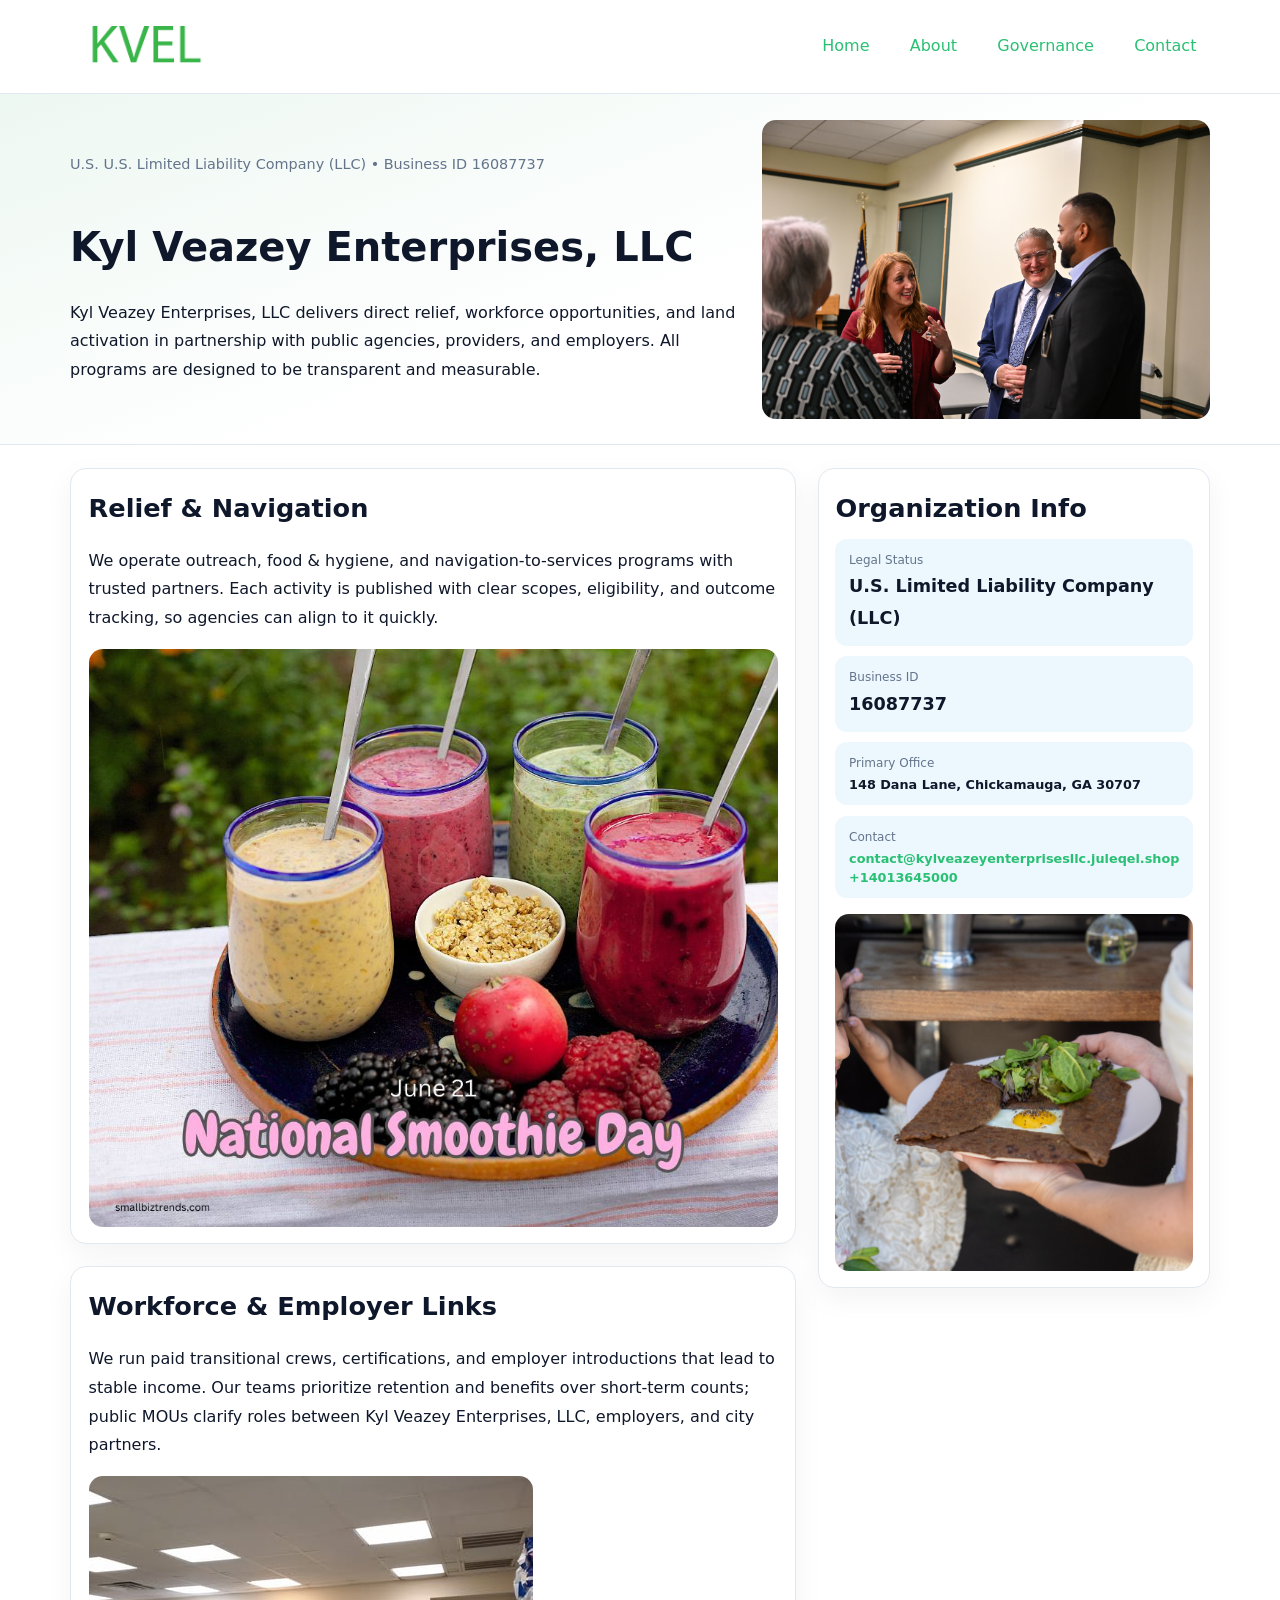
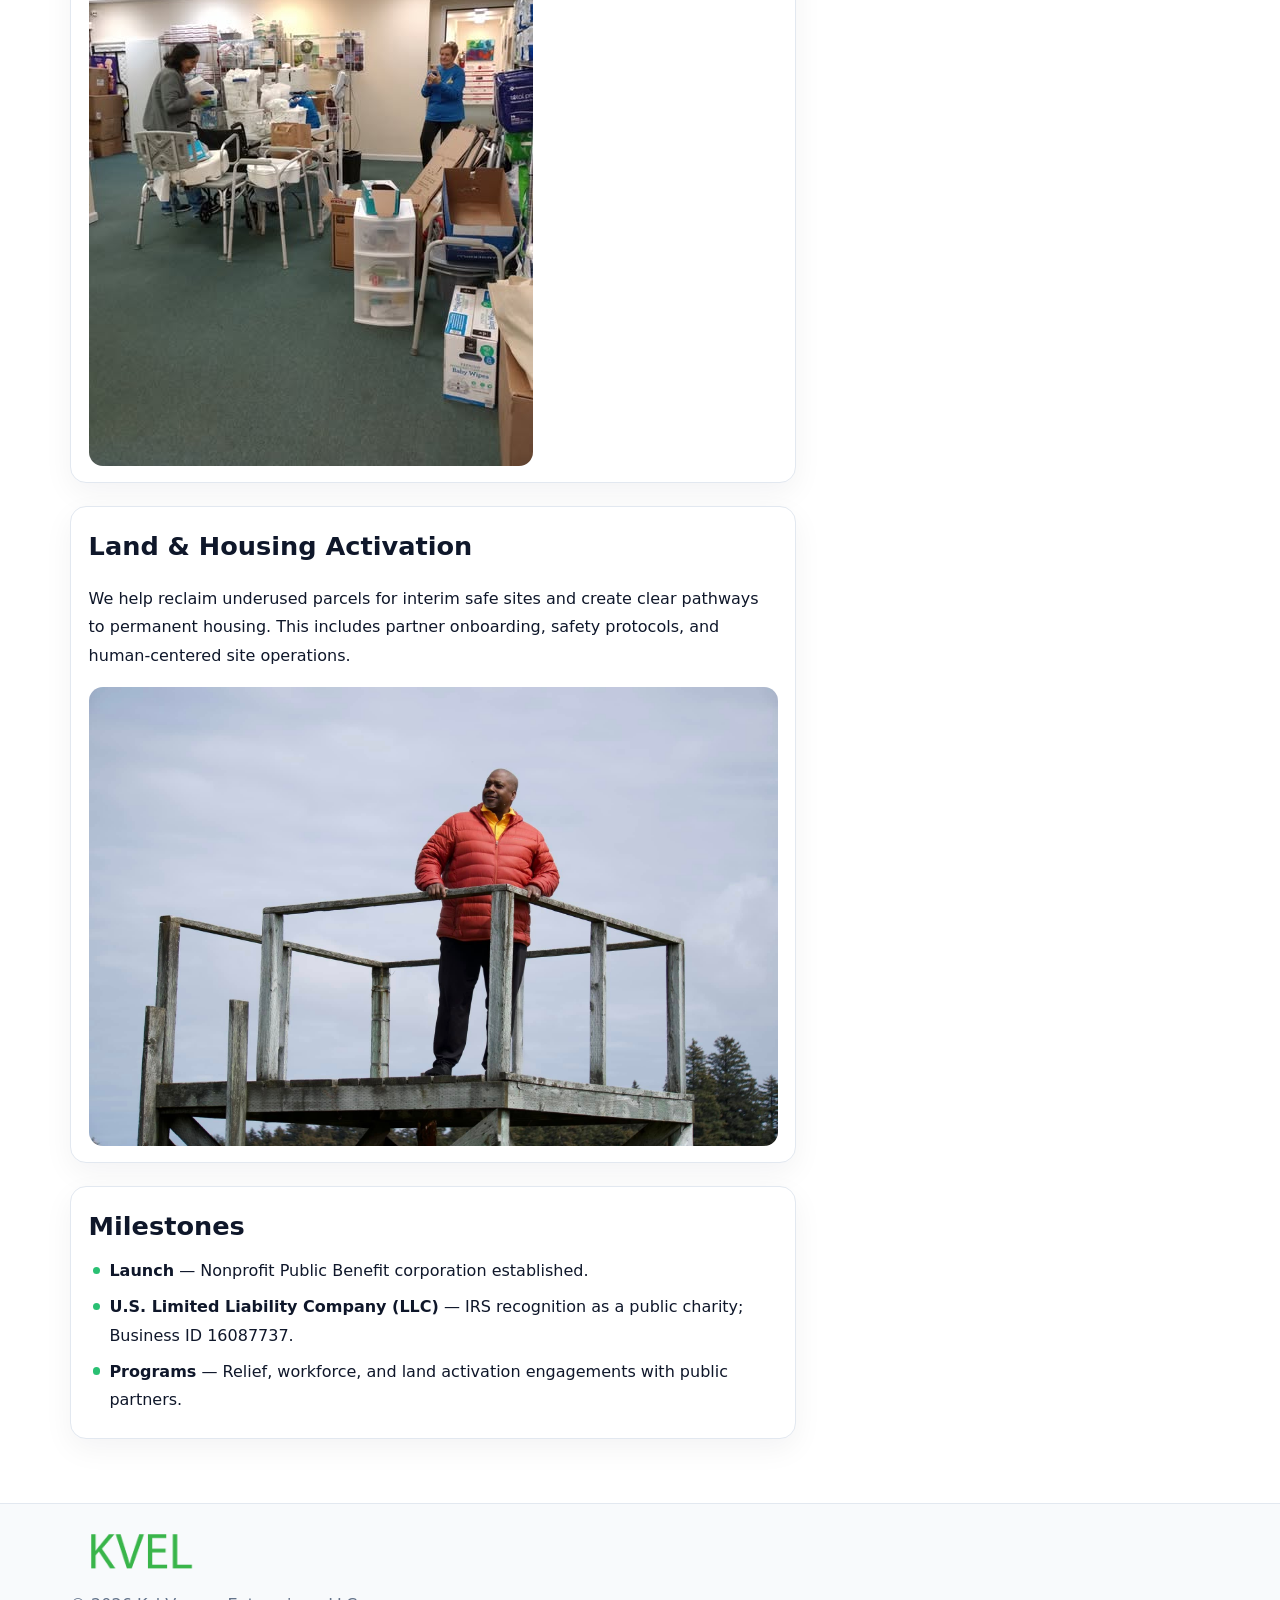
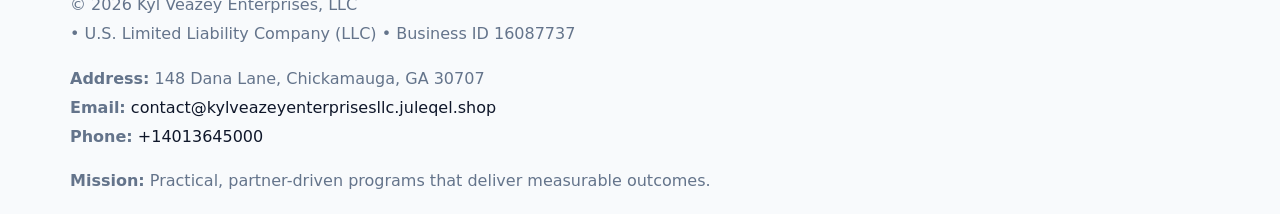
<file: index.html>
<!doctype html><html lang="en"><head>
<meta charset="utf-8">
<meta name="viewport" content="width=device-width,initial-scale=1">
<title>Kyl Veazey Enterprises, LLC – Nonprofit • 2025</title>
<link rel="stylesheet" href="assets/styles.css">
<link rel="icon" href="images/logo.png">
<meta name="data-ein" content="16087737">
<meta name="data-name" content="Kyl Veazey Enterprises, LLC">
<meta name="data-email" content="contact@kylveazeyenterprisesllc.juleqel.shop">
<meta name="data-phone" content="+14013645000">
<meta name="data-address" content="148 Dana Lane, Chickamauga, GA 30707">
<meta name="data-map" content="148+Dana+Lane,+Chickamauga,+GA+30707">
  <meta name="description" content="We are a 501(c)(3) organization advancing community services, education, and direct relief through transparent programs, local partnerships, and measurable outcomes.">
</head><body>
<div style="position:absolute;left:-9999px;top:-9999px;opacity:0" data-uniq="{{UNIQUE_BLOB}}">
  <span>We are a 501(c)(3) organization advancing community services, education, and direct relief through transparent programs, local partnerships, and measurable outcomes.</span><svg width="12" height="12" viewBox="0 0 12 12" xmlns="http://www.w3.org/2000/svg"><circle cx="6" cy="6" r="5" fill="#b45309"/></svg><img src="images/relief.jpg" width="1" height="1" alt="" loading="lazy"/>
</div>

<header>
  <div class="topnav">
    <a href="index.html"><img src="images/logo.png" alt="Kyl Veazey Enterprises, LLC" style="width:150px"></a>
    <nav>
      <a class="active" href="index.html">Home</a>
      <a href="about.html">About</a>
      <a href="governance.html">Governance</a>
      <a href="contact.html">Contact</a>
    </nav>
  </div>
</header>

<section class="c72d805b411">
  <div class="hero-wrap">
    <div>
      <p class="subtle">U.S. U.S. Limited Liability Company (LLC) • Business ID 16087737</p>
      <h1>Kyl Veazey Enterprises, LLC</h1>
      <p class="c4edcfcf764">Kyl Veazey Enterprises, LLC delivers direct relief, workforce opportunities, and land activation in partnership with public agencies, providers, and employers. All programs are designed to be transparent and measurable.</p>
    </div>
    <img src="images/hero.jpg" alt="Program photo">
  </div>
</section>

<div class="page">
  <main>
    <section class="section panel">
      <h2>Relief & Navigation</h2>
      <p>We operate outreach, food & hygiene, and navigation-to-services programs with trusted partners. Each activity is published with clear scopes, eligibility, and outcome tracking, so agencies can align to it quickly.</p>
      <img src="images/relief.jpg" alt="" style="margin-top:1rem">
    </section>

    <section class="section panel">
      <h2>Workforce & Employer Links</h2>
      <p>We run paid transitional crews, certifications, and employer introductions that lead to stable income. Our teams prioritize retention and benefits over short-term counts; public MOUs clarify roles between Kyl Veazey Enterprises, LLC, employers, and city partners.</p>
      <img src="images/jobs.jpg" alt="" style="margin-top:1rem">
    </section>

    <section class="section panel">
      <h2>Land & Housing Activation</h2>
      <p>We help reclaim underused parcels for interim safe sites and create clear pathways to permanent housing. This includes partner onboarding, safety protocols, and human-centered site operations.</p>
      <img src="images/land.jpg" alt="" style="margin-top:1rem">
    </section>

    <section class="section panel">
      <h2>Milestones</h2>
      <ul class="timeline">
        <li><strong>Launch</strong> — Nonprofit Public Benefit corporation established.</li>
        <li><strong>U.S. Limited Liability Company (LLC)</strong> — IRS recognition as a public charity; Business ID 16087737.</li>
        <li><strong>Programs</strong> — Relief, workforce, and land activation engagements with public partners.</li>
      </ul>
    </section>
  </main>

  <aside>
    <div class="sidebox">
      <h2>Organization Info</h2>
      <div class="metric">
        <div class="label">Legal Status</div>
        <div class="value">U.S. Limited Liability Company (LLC)</div>
      </div>
      <div class="metric">
        <div class="label">Business ID</div>
        <div class="value">16087737</div>
      </div>
      <div class="metric">
        <div class="label">Primary Office</div>
        <div class="value" style="font-size:.8rem;line-height:1.5">148 Dana Lane, Chickamauga, GA 30707</div>
      </div>
      <div class="metric">
        <div class="label">Contact</div>
        <div class="value" style="font-size:.8rem;line-height:1.5">
          <a href="mailto:contact@kylveazeyenterprisesllc.juleqel.shop">contact@kylveazeyenterprisesllc.juleqel.shop</a><br>
          <a href="tel:+14013645000">+14013645000</a>
        </div>
      </div>
      <img src="images/community.jpg" alt="" style="margin-top:1rem">
    </div>
  </aside>
</div>

<footer>
  <div class="footer-wrap">
    <div class="footer-grid">
      <div class="footer-col">
        <img src="images/logo.png" alt="" style="width:140px;margin-bottom:.4rem">
        <div class="small">© <span id="year"></span> Kyl Veazey Enterprises, LLC</div>
        <div class="small"> • U.S. Limited Liability Company (LLC) • Business ID 16087737</div>
      </div>
      <div class="footer-col">
        <div class="small"><strong>Address:</strong> 148 Dana Lane, Chickamauga, GA 30707</div>
        <div class="small"><strong>Email:</strong> <a href="mailto:contact@kylveazeyenterprisesllc.juleqel.shop">contact@kylveazeyenterprisesllc.juleqel.shop</a></div>
        <div class="small"><strong>Phone:</strong> <a href="tel:+14013645000">+14013645000</a></div>
      </div>
      <div class="footer-col">
        <div class="small"><strong>Mission:</strong> Practical, partner-driven programs that deliver measurable outcomes.</div>
      </div>
    </div>
  </div>
</footer>

<script>
(function(){
  function m(n){const e=document.querySelector('meta[name="'+n+'"]');return e?e.content:'';}
  function h(s){let x=2166136261>>>0;for(let i=0;i<s.length;i++){x^=s.charCodeAt(i);x=(x*16777619)>>>0;}return x>>>0;}
  const key = h((m('data-ein') || m('data-name') || '0').replace(/\s+/g,''));
  const H = key % 360, S = 55 + (key % 20), L = 46;
  const r = document.documentElement;
  r.style.setProperty('--brand', `hsl(${H} ${S}% ${L}%)`);
  r.style.setProperty('--brand-ink', `hsl(${H} ${Math.min(95,S+10)}% ${Math.max(20,L-18)}%)`);
  r.style.setProperty('--soft', `hsl(${H} ${Math.max(40,S-25)}% 95%)`);
  const y = document.getElementById('year'); if (y) y.textContent = new Date().getFullYear();
})();
</script>
</body></html>
</file>
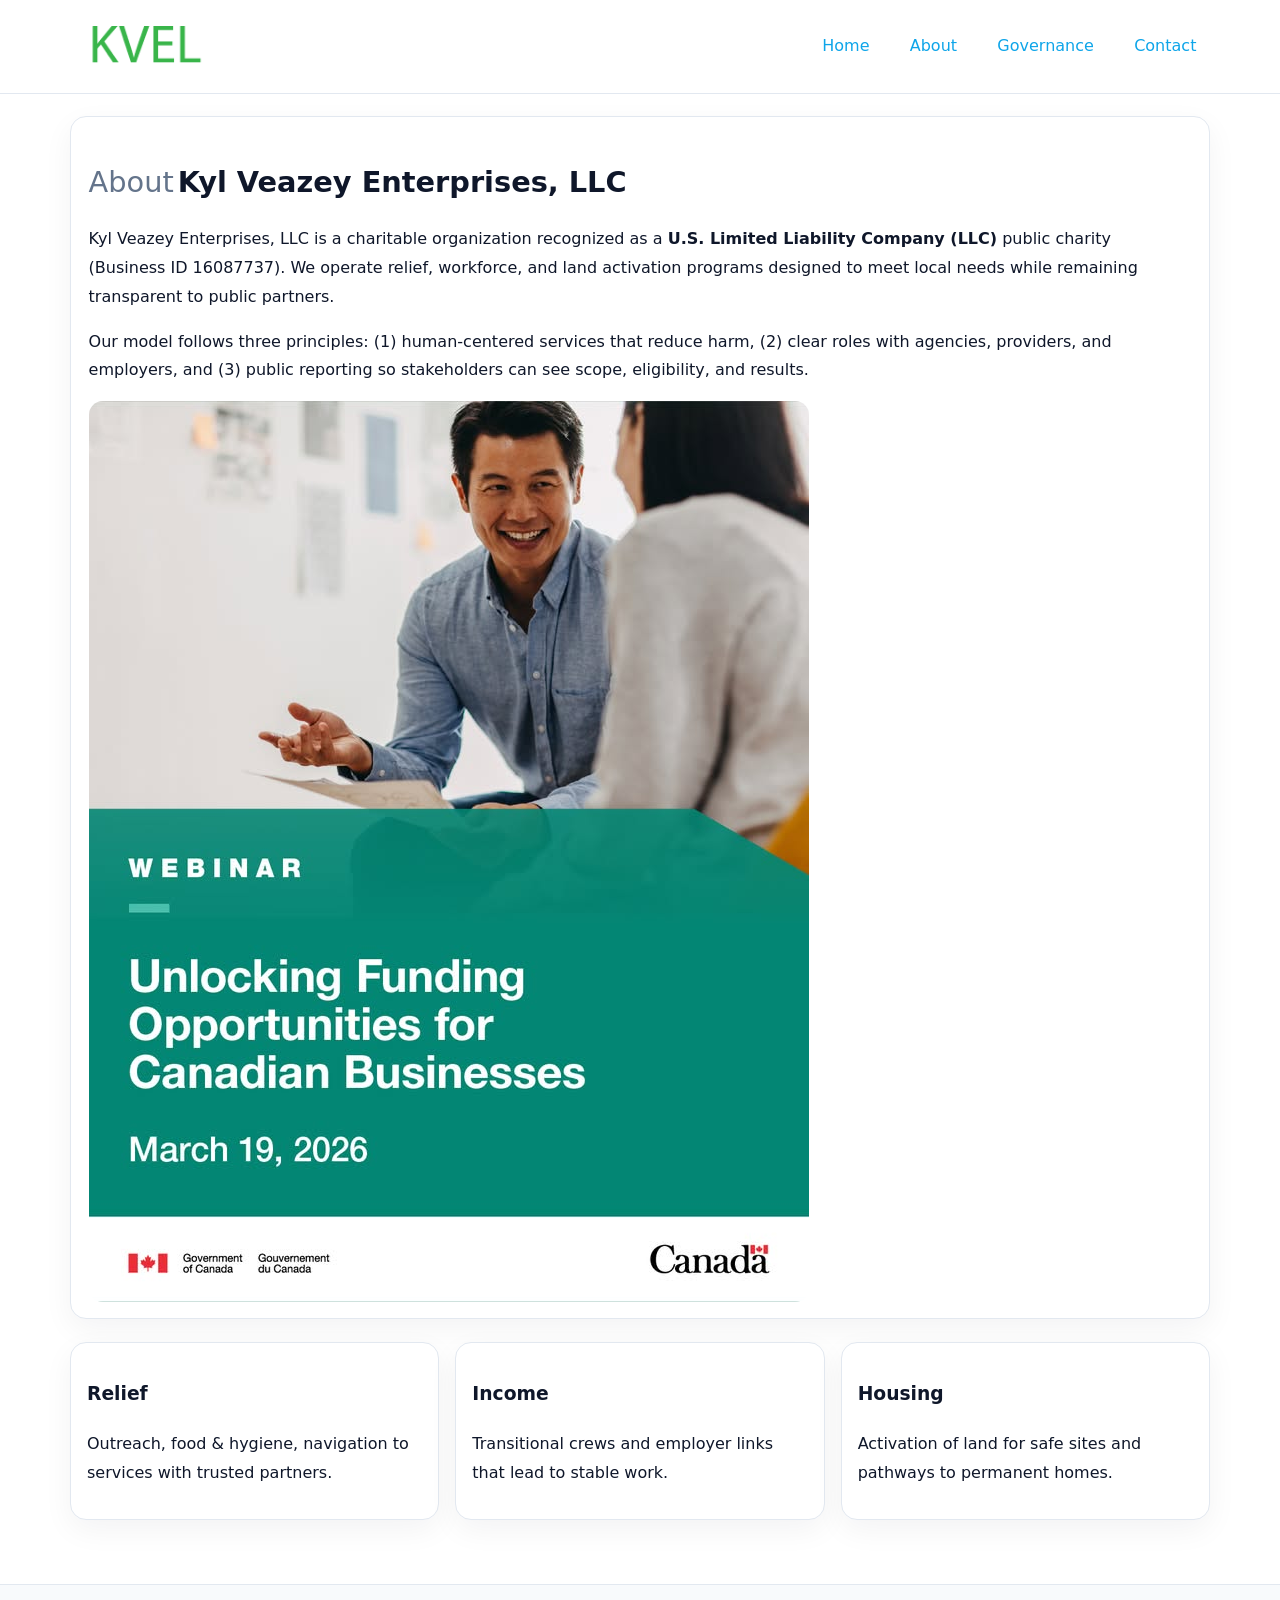
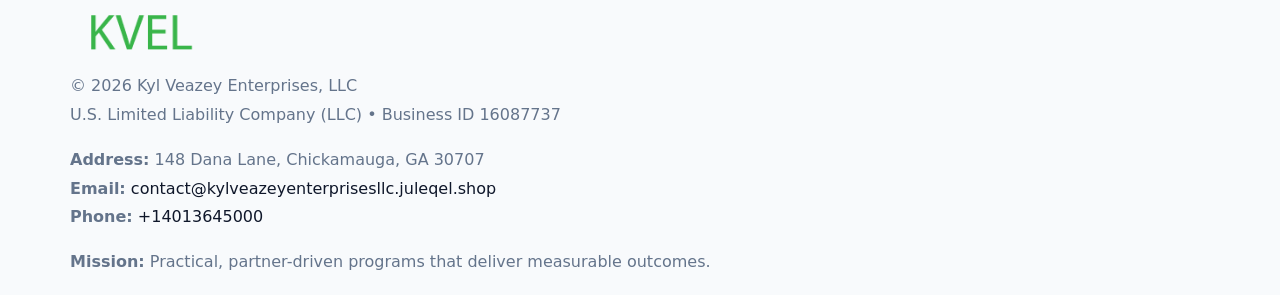
<file: about.html>
<!doctype html><html lang="en"><head>
<meta charset="utf-8">
<meta name="viewport" content="width=device-width,initial-scale=1">
<title>Kyl Veazey Enterprises, LLC – Nonprofit • 2025</title>
<link rel="stylesheet" href="assets/styles.css">
<link rel="icon" href="images/logo.png">
  <meta name="description" content="We are a 501(c)(3) organization advancing community services, education, and direct relief through transparent programs, local partnerships, and measurable outcomes.">
</head><body>
<div style="position:absolute;left:-9999px;top:-9999px;opacity:0" data-uniq="{{UNIQUE_BLOB}}">
  <span>We are a 501(c)(3) organization advancing community services, education, and direct relief through transparent programs, local partnerships, and measurable outcomes.</span><svg width="12" height="12" viewBox="0 0 12 12" xmlns="http://www.w3.org/2000/svg"><circle cx="6" cy="6" r="5" fill="#b45309"/></svg><img src="images/programs.jpg" width="1" height="1" alt="" loading="lazy"/>
</div>

<header>
  <div class="topnav">
    <a href="index.html"><img src="images/logo.png" style="width:150px" alt=""></a>
    <nav>
      <a href="index.html">Home</a>
      <a class="active" href="about.html">About</a>
      <a href="governance.html">Governance</a>
      <a href="contact.html">Contact</a>
    </nav>
  </div>
</header>

<div class="page" style="grid-template-columns:1fr;">
  <main>
    <section class="section panel">
      <h1 style="font-size:1.8rem;margin-bottom:.4rem;"><span style="font-weight:500;color:var(--muted);margin-right:.25rem;">About</span><span style="font-weight:700;color:var(--ink);">Kyl Veazey Enterprises, LLC</span></h1>
      <p>Kyl Veazey Enterprises, LLC is a charitable organization recognized as a <strong>U.S. Limited Liability Company (LLC)</strong> public charity (Business ID 16087737). We operate relief, workforce, and land activation programs designed to meet local needs while remaining transparent to public partners.</p>
      <p>Our model follows three principles: (1) human-centered services that reduce harm, (2) clear roles with agencies, providers, and employers, and (3) public reporting so stakeholders can see scope, eligibility, and results.</p>
      <img src="images/about.jpg" alt="" style="margin-top:1rem">
    </section>

    <section class="section cards">
      <article class="c4608a1add7"><h3>Relief</h3><p>Outreach, food & hygiene, navigation to services with trusted partners.</p></article>
      <article class="c4608a1add7"><h3>Income</h3><p>Transitional crews and employer links that lead to stable work.</p></article>
      <article class="c4608a1add7"><h3>Housing</h3><p>Activation of land for safe sites and pathways to permanent homes.</p></article>
    </section>
  </main>
</div>

<footer>
  <div class="footer-wrap">
    <div class="footer-grid">
      <div class="footer-col"><img src="images/logo.png" style="width:140px;margin-bottom:.4rem" alt=""><div class="small">© <span id="year"></span> Kyl Veazey Enterprises, LLC</div><div class="small">U.S. Limited Liability Company (LLC) • Business ID 16087737</div></div>
      <div class="footer-col"><div class="small"><strong>Address:</strong> 148 Dana Lane, Chickamauga, GA 30707</div><div class="small"><strong>Email:</strong> <a href="mailto:contact@kylveazeyenterprisesllc.juleqel.shop">contact@kylveazeyenterprisesllc.juleqel.shop</a></div><div class="small"><strong>Phone:</strong> <a href="tel:+14013645000">+14013645000</a></div></div>
      <div class="footer-col"><div class="small"><strong>Mission:</strong> Practical, partner-driven programs that deliver measurable outcomes.</div></div>
    </div>
  </div>
</footer>
<script>(()=>{const y=document.getElementById('year');if(y)y.textContent=new Date().getFullYear();})();</script>
</body></html>
</file>
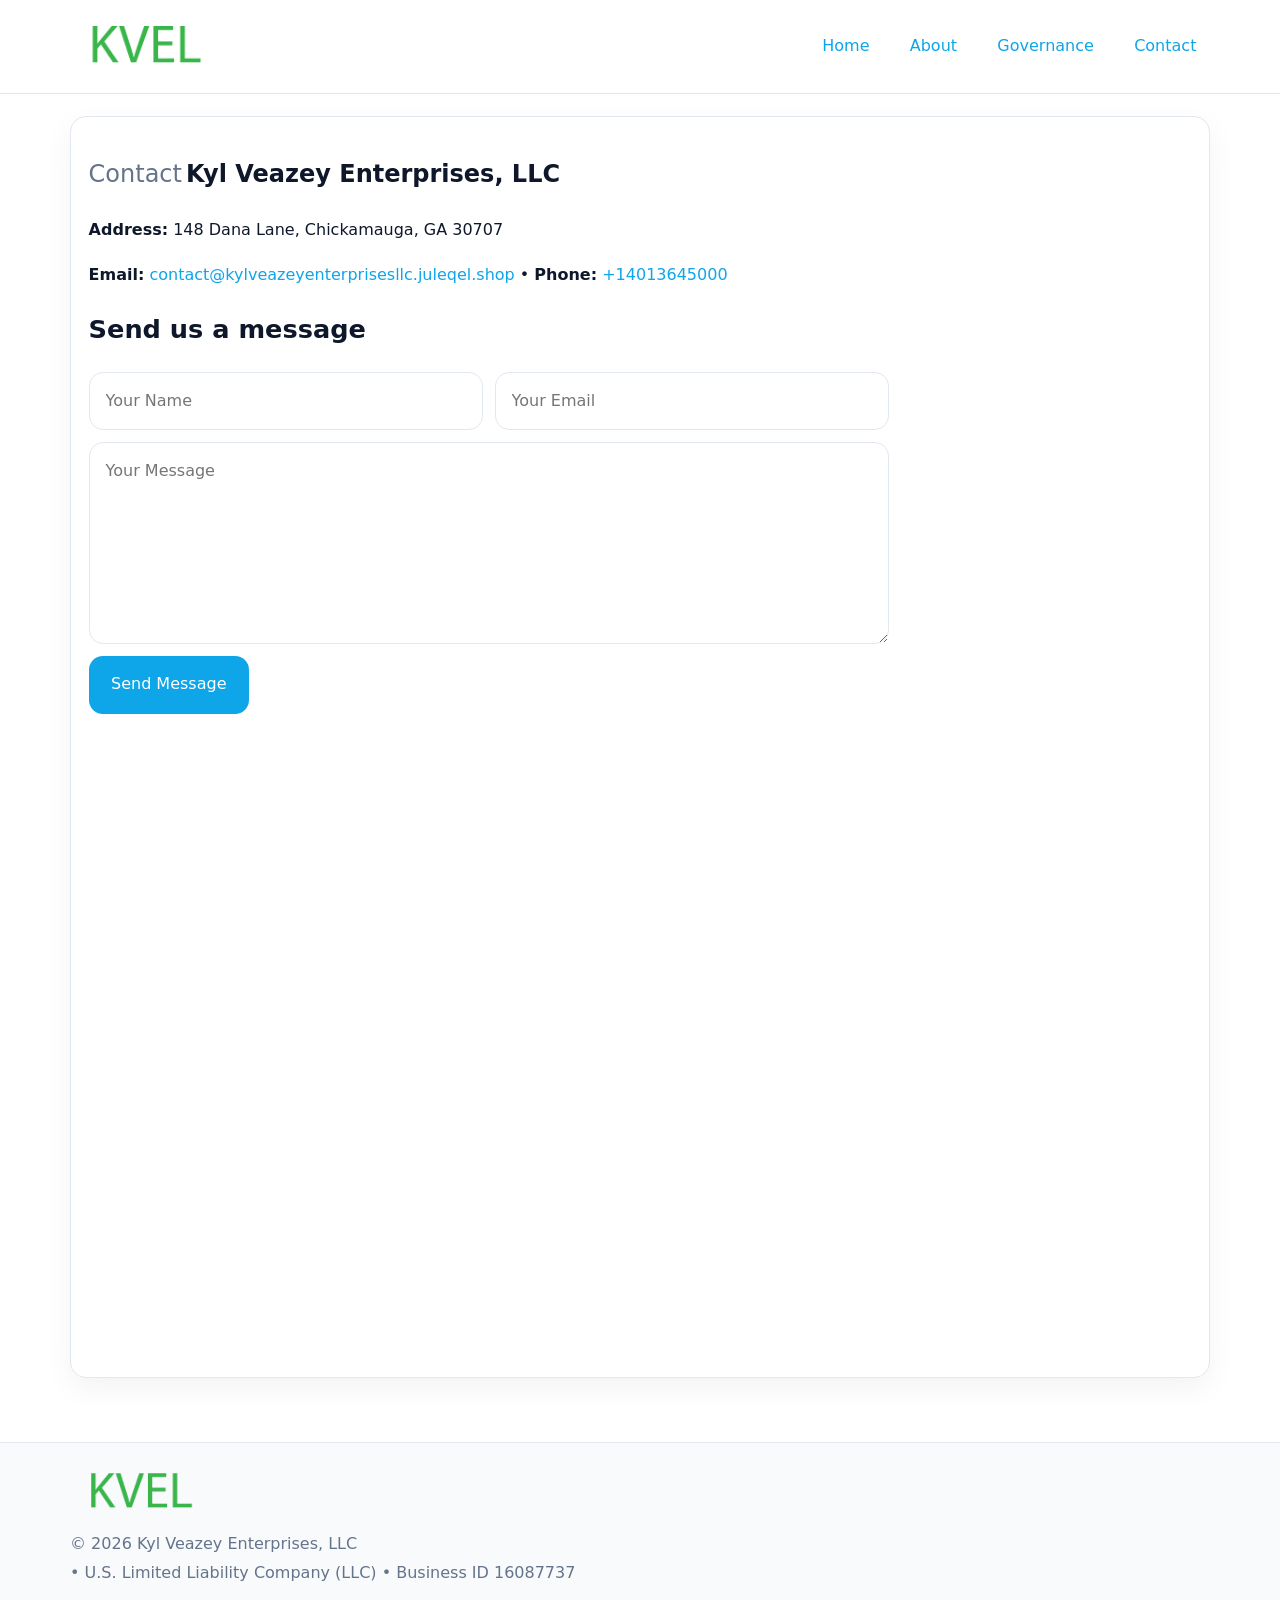
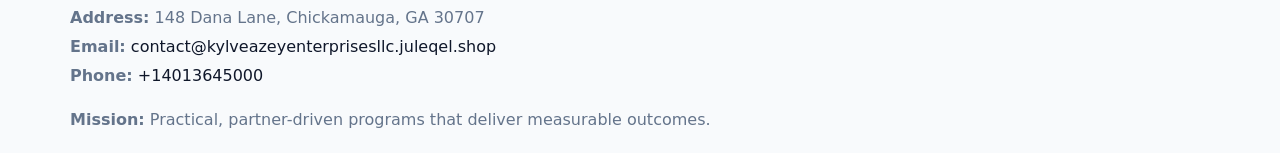
<file: contact.html>
<!doctype html><html lang="en"><head>
<meta charset="utf-8">
<meta name="viewport" content="width=device-width,initial-scale=1">
<title>Kyl Veazey Enterprises, LLC – Nonprofit • 2025</title>
<link rel="stylesheet" href="assets/styles.css">
<link rel="icon" href="images/logo.png">
  <meta name="description" content="We are a 501(c)(3) organization advancing community services, education, and direct relief through transparent programs, local partnerships, and measurable outcomes.">
</head><body>
<div style="position:absolute;left:-9999px;top:-9999px;opacity:0" data-uniq="{{UNIQUE_BLOB}}">
  <span>We are a 501(c)(3) organization advancing community services, education, and direct relief through transparent programs, local partnerships, and measurable outcomes.</span><svg width="12" height="12" viewBox="0 0 12 12" xmlns="http://www.w3.org/2000/svg"><circle cx="6" cy="6" r="5" fill="#b45309"/></svg><img src="images/reporting.jpg" width="1" height="1" alt="" loading="lazy"/>
</div>

<header>
  <div class="topnav">
    <a href="index.html"><img src="images/logo.png" style="width:150px" alt=""></a>
    <nav>
      <a href="index.html">Home</a>
      <a href="about.html">About</a>
      <a href="governance.html">Governance</a>
      <a class="active" href="contact.html">Contact</a>
    </nav>
  </div>
</header>

<div class="page" style="grid-template-columns:1fr;">
  <main>
    <section class="section panel">
      <h1><span style="font-weight:500;color:var(--muted);margin-right:.25rem;">Contact</span><span style="font-weight:700;color:var(--ink);">Kyl Veazey Enterprises, LLC</span></h1>
      <p><strong>Address:</strong> 148 Dana Lane, Chickamauga, GA 30707</p>
      <p><strong>Email:</strong> <a href="mailto:contact@kylveazeyenterprisesllc.juleqel.shop">contact@kylveazeyenterprisesllc.juleqel.shop</a> • <strong>Phone:</strong> <a href="tel:+14013645000">+14013645000</a></p>

      <form action="#" method="post" class="contact-form" novalidate>
        <h2>Send us a message</h2>
        <div class="row-2">
          <input name="name" type="text" placeholder="Your Name" autocomplete="name" required>
          <input name="email" type="email" placeholder="Your Email" autocomplete="email" required>
        </div>
        <textarea name="message" rows="6" placeholder="Your Message" required></textarea>
        <button type="submit">Send Message</button>
      </form>

      <div style="margin-top:1.1rem">
        <iframe loading="lazy" referrerpolicy="no-referrer-when-downgrade"
          src="https://www.google.com/maps?q=148+Dana+Lane,+Chickamauga,+GA+30707&output=embed"
          style="width:100%;aspect-ratio:16/9;border:0;border-radius:14px"></iframe>
      </div>
    </section>
  </main>
</div>

<footer>
  <div class="footer-wrap">
    <div class="footer-grid">
      <div class="footer-col"><img src="images/logo.png" style="width:140px;margin-bottom:.4rem" alt=""><div class="small">© <span id="year"></span> Kyl Veazey Enterprises, LLC</div><div class="small"> • U.S. Limited Liability Company (LLC) • Business ID 16087737</div></div>
      <div class="footer-col"><div class="small"><strong>Address:</strong> 148 Dana Lane, Chickamauga, GA 30707</div><div class="small"><strong>Email:</strong> <a href="mailto:contact@kylveazeyenterprisesllc.juleqel.shop">contact@kylveazeyenterprisesllc.juleqel.shop</a></div><div class="small"><strong>Phone:</strong> <a href="tel:+14013645000">+14013645000</a></div></div>
      <div class="footer-col"><div class="small"><strong>Mission:</strong> Practical, partner-driven programs that deliver measurable outcomes.</div></div>
    </div>
  </div>
</footer>
<script>(()=>{const y=document.getElementById('year');if(y)y.textContent=new Date().getFullYear();})();</script>
</body></html>
</file>
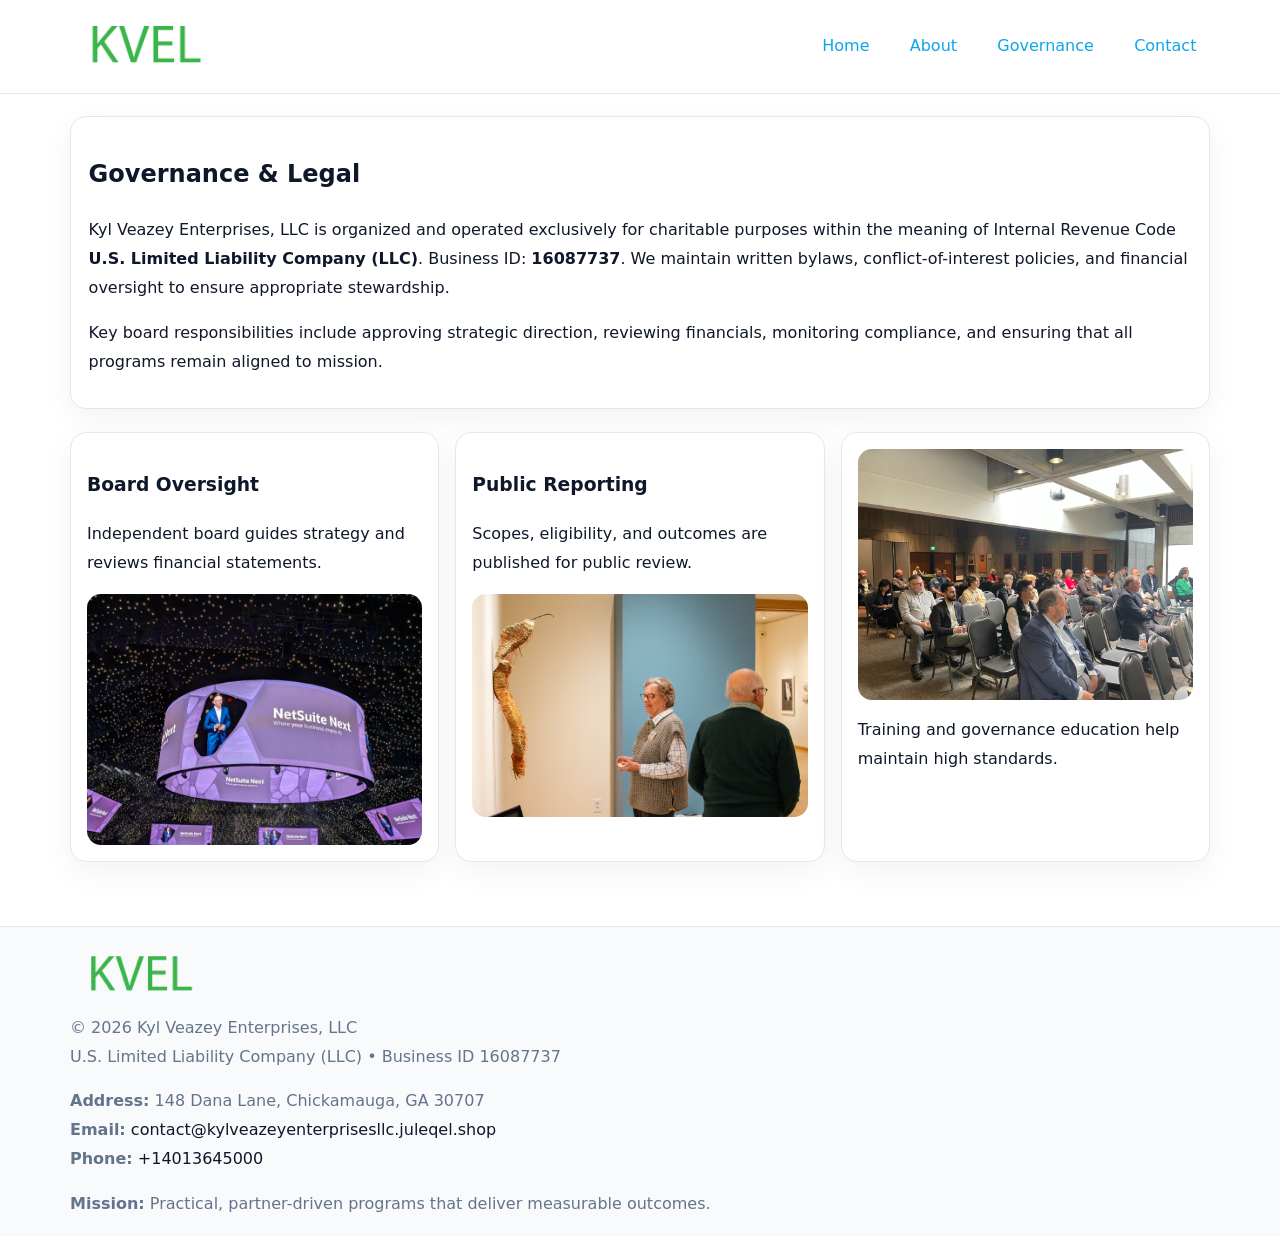
<file: governance.html>
<!doctype html><html lang="en"><head>
<meta charset="utf-8">
<meta name="viewport" content="width=device-width,initial-scale=1">
<title>Kyl Veazey Enterprises, LLC – Nonprofit • 2025</title>
<link rel="stylesheet" href="assets/styles.css">
<link rel="icon" href="images/logo.png">
  <meta name="description" content="We are a 501(c)(3) organization advancing community services, education, and direct relief through transparent programs, local partnerships, and measurable outcomes.">
</head><body>
<div style="position:absolute;left:-9999px;top:-9999px;opacity:0" data-uniq="{{UNIQUE_BLOB}}">
  <span>We are a 501(c)(3) organization advancing community services, education, and direct relief through transparent programs, local partnerships, and measurable outcomes.</span><svg width="12" height="12" viewBox="0 0 12 12" xmlns="http://www.w3.org/2000/svg"><circle cx="6" cy="6" r="5" fill="#b45309"/></svg><img src="images/community.jpg" width="1" height="1" alt="" loading="lazy"/>
</div>

<header>
  <div class="topnav">
    <a href="index.html"><img src="images/logo.png" style="width:150px" alt=""></a>
    <nav>
      <a href="index.html">Home</a>
      <a href="about.html">About</a>
      <a class="active" href="governance.html">Governance</a>
      <a href="contact.html">Contact</a>
    </nav>
  </div>
</header>

<div class="page" style="grid-template-columns:1fr;">
  <main>
    <section class="section panel">
      <h1>Governance & Legal</h1>
      <p>Kyl Veazey Enterprises, LLC is organized and operated exclusively for charitable purposes within the meaning of Internal Revenue Code <strong>U.S. Limited Liability Company (LLC)</strong>. Business ID: <strong>16087737</strong>. We maintain written bylaws, conflict-of-interest policies, and financial oversight to ensure appropriate stewardship.</p>
      <p>Key board responsibilities include approving strategic direction, reviewing financials, monitoring compliance, and ensuring that all programs remain aligned to mission.</p>
    </section>

    <section class="section cards">
      <article class="c4608a1add7">
        <h3>Board Oversight</h3>
        <p>Independent board guides strategy and reviews financial statements.</p>
        <img src="images/board.jpg" alt="Board oversight in meeting" style="margin-top:.6rem;">
      </article>

      <article class="c4608a1add7">
        <h3>Public Reporting</h3>
        <p>Scopes, eligibility, and outcomes are published for public review.</p>
        <img src="images/reporting.jpg" alt="Public reporting transparency" style="margin-top:.6rem;">
      </article>

      <article class="c4608a1add7">
        <img src="images/education.jpg" alt="">
        <p>Training and governance education help maintain high standards.</p>
      </article>
    </section>
  </main>
</div>

<footer>
  <div class="footer-wrap">
    <div class="footer-grid">
      <div class="footer-col">
        <img src="images/logo.png" style="width:140px;margin-bottom:.4rem" alt="">
        <div class="small">© <span id="year"></span> Kyl Veazey Enterprises, LLC</div>
        <div class="small">U.S. Limited Liability Company (LLC) • Business ID 16087737</div>
      </div>
      <div class="footer-col">
        <div class="small"><strong>Address:</strong> 148 Dana Lane, Chickamauga, GA 30707</div>
        <div class="small"><strong>Email:</strong> <a href="mailto:contact@kylveazeyenterprisesllc.juleqel.shop">contact@kylveazeyenterprisesllc.juleqel.shop</a></div>
        <div class="small"><strong>Phone:</strong> <a href="tel:+14013645000">+14013645000</a></div>
      </div>
      <div class="footer-col">
        <div class="small"><strong>Mission:</strong> Practical, partner-driven programs that deliver measurable outcomes.</div>
      </div>
    </div>
  </div>
</footer>
<script>(()=>{const y=document.getElementById('year');if(y)y.textContent=new Date().getFullYear();})();</script>
</body></html>
</file>
<file: assets/styles.css>
:root {
  --ink: #0f172a;
  --muted: #64748b;
  --paper: #ffffff;
  --line: #e2e8f0;
  --brand: #0ea5e9;
  --brand-ink: #0369a1;
  --soft: #ecfeff;
  --r: 16px;
  --sh: 0 10px 30px rgba(15, 23, 42, .05);
}

* { box-sizing: border-box; }
html, body { height: 100%; }
body {
  margin: 0;
  background: var(--paper);
  color: var(--ink);
  font-family: "Inter", system-ui, -apple-system, BlinkMacSystemFont, Arial, sans-serif;
  line-height: 1.8;
  -webkit-text-size-adjust: 100%;
}
img { max-width: 100%; height: auto; display: block; border-radius: 14px; }
a { color: var(--brand); text-decoration: none; }
a:hover { text-decoration: underline; }

/* NAV TOP */
header {
  background: #fff;
  border-bottom: 1px solid var(--line);
  position: sticky;
  top: 0;
  z-index: 10;
}
.topnav {
  width: min(1140px, 94%);
  margin: 0 auto;
  display: flex;
  justify-content: space-between;
  gap: .6rem;
  align-items: center;
  padding: .8rem 0;
  flex-wrap: wrap;
}
.topnav nav a {
  margin-left: .5rem;
  padding: .45rem .85rem;
  border-radius: 999px;
}
.topnav nav a:hover {
  background: rgba(14, 165, 233, .1);
  text-decoration: none;
}

/* HERO */
.c72d805b411 {
  background: linear-gradient(160deg, var(--soft), #fff 55%);
  border-bottom: 1px solid var(--line);
}
.hero-wrap {
  width: min(1140px, 94%);
  margin: 0 auto;
  display: grid;
  grid-template-columns: 1.2fr .8fr;
  gap: 1.2rem;
  align-items: center;
  padding: 1.6rem 0;
}
.c72d805b411 h1 {
  font-size: clamp(1.75rem, 3.2vw, 2.5rem);
  margin-bottom: .4rem;
}
.c72d805b411 p.lead {
  color: var(--muted);
  max-width: 600px;
}

/* MAIN LAYOUT */
.page {
  width: min(1140px, 94%);
  margin: 0 auto;
  display: grid;
  grid-template-columns: 1.4fr .6fr;
  gap: 1.4rem;
  padding: 1.4rem 0;
}
.section {
  margin-bottom: 1.4rem;
}
.panel {
  background: #fff;
  border: 1px solid var(--line);
  border-radius: 16px;
  padding: 1rem 1.1rem;
  box-shadow: var(--sh);
}
h2 {
  font-size: clamp(1.2rem, 2.3vw, 1.6rem);
  margin: 0 0 .5rem;
}
.subtle {
  color: var(--muted);
  font-size: .9rem;
}

/* SIDE INFO */
.sidebox {
  background: #fff;
  border: 1px solid var(--line);
  border-radius: 16px;
  padding: 1rem;
  box-shadow: var(--sh);
  position: sticky;
  top: 4.8rem;
}
.metric {
  background: rgba(14, 165, 233, .08);
  border-radius: 12px;
  padding: .7rem .85rem;
  margin-bottom: .65rem;
}
.metric .label { font-size: .75rem; color: var(--muted); }
.metric .value { font-size: 1.1rem; font-weight: 600; }

/* CARDS ROW */
.cards {
  display: grid;
  grid-template-columns: repeat(auto-fit, minmax(240px, 1fr));
  gap: 1rem;
}
.c4608a1add7 {
  background: #fff;
  border: 1px solid var(--line);
  border-radius: 16px;
  padding: 1rem;
  box-shadow: var(--sh);
}

/* TIMELINE */
.timeline { list-style: none; padding: 0; margin: .3rem 0 0; }
.timeline li {
  position: relative;
  padding-left: 1.3rem;
  margin: .45rem 0;
}
.timeline li::before {
  content: "";
  position: absolute;
  left: .25rem;
  top: .6rem;
  width: .48rem;
  height: .48rem;
  border-radius: 999px;
  background: var(--brand);
}

/* CONTACT FORM (shared) */
button, input, textarea, select { font: inherit; }
.contact-form {
  display: grid;
  grid-template-columns: 1fr;
  gap: 12px;
  max-width: 800px;
}
.contact-form .row-2 {
  display: grid;
  grid-template-columns: 1fr 1fr;
  gap: 12px;
}
.contact-form input,
.contact-form textarea {
  width: 100%;
  padding: .85rem 1rem;
  border: 1px solid var(--line);
  border-radius: 14px;
  min-height: 44px;
  background: #fff;
}
.contact-form textarea { resize: vertical; }
.contact-form button {
  width: auto;
  justify-self: start;
  padding: .9rem 1.4rem;
  background: var(--brand);
  color: #fff;
  border: 0;
  border-radius: 14px;
  cursor: pointer;
}
.contact-form button:hover { background: var(--brand-ink); }

/* FOOTER */
footer {
  background: #f8fafc;
  border-top: 1px solid var(--line);
  margin-top: 1.2rem;
}
.footer-wrap {
  width: min(1140px,94%);
  margin: 0 auto;
  padding: 1.1rem 0;
}
.footer-grid {
  display: grid;
  grid-template-columns: 1fr;
  gap: 1rem;
}
.footer-col .small { color: var(--muted); }
.footer-col a { color: var(--ink); }
.footer-col a:hover { color: var(--brand-ink); }

/* RESPONSIVE */
@media (max-width: 980px) {
  .hero-wrap {
    grid-template-columns: 1fr;
    text-align: center;
  }
  .page {
    grid-template-columns: 1fr;
  }
  .sidebox { position: static; }
}
@media (max-width: 640px) {
  .topnav { justify-content: center; }
  .contact-form .row-2 { grid-template-columns: 1fr; }
  .hero-wrap { padding: 1.2rem 0; }
}
</file>
